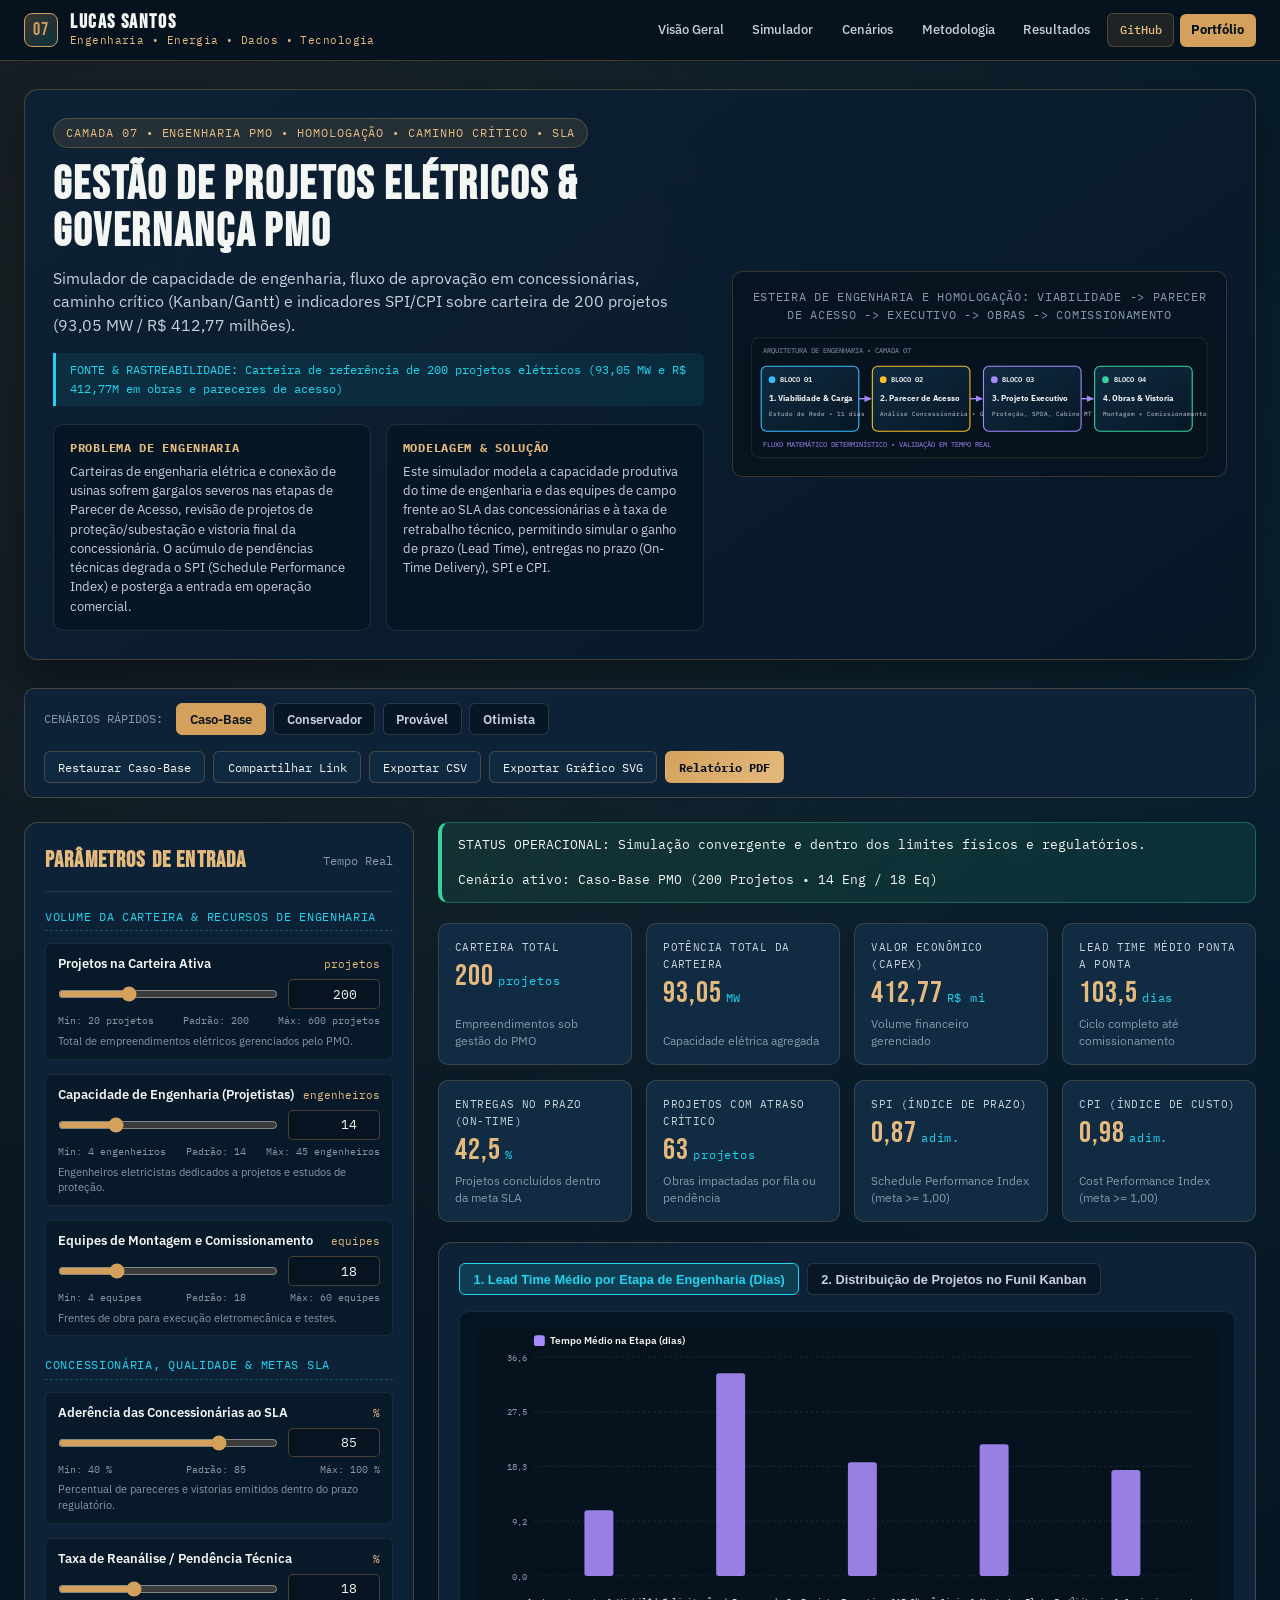
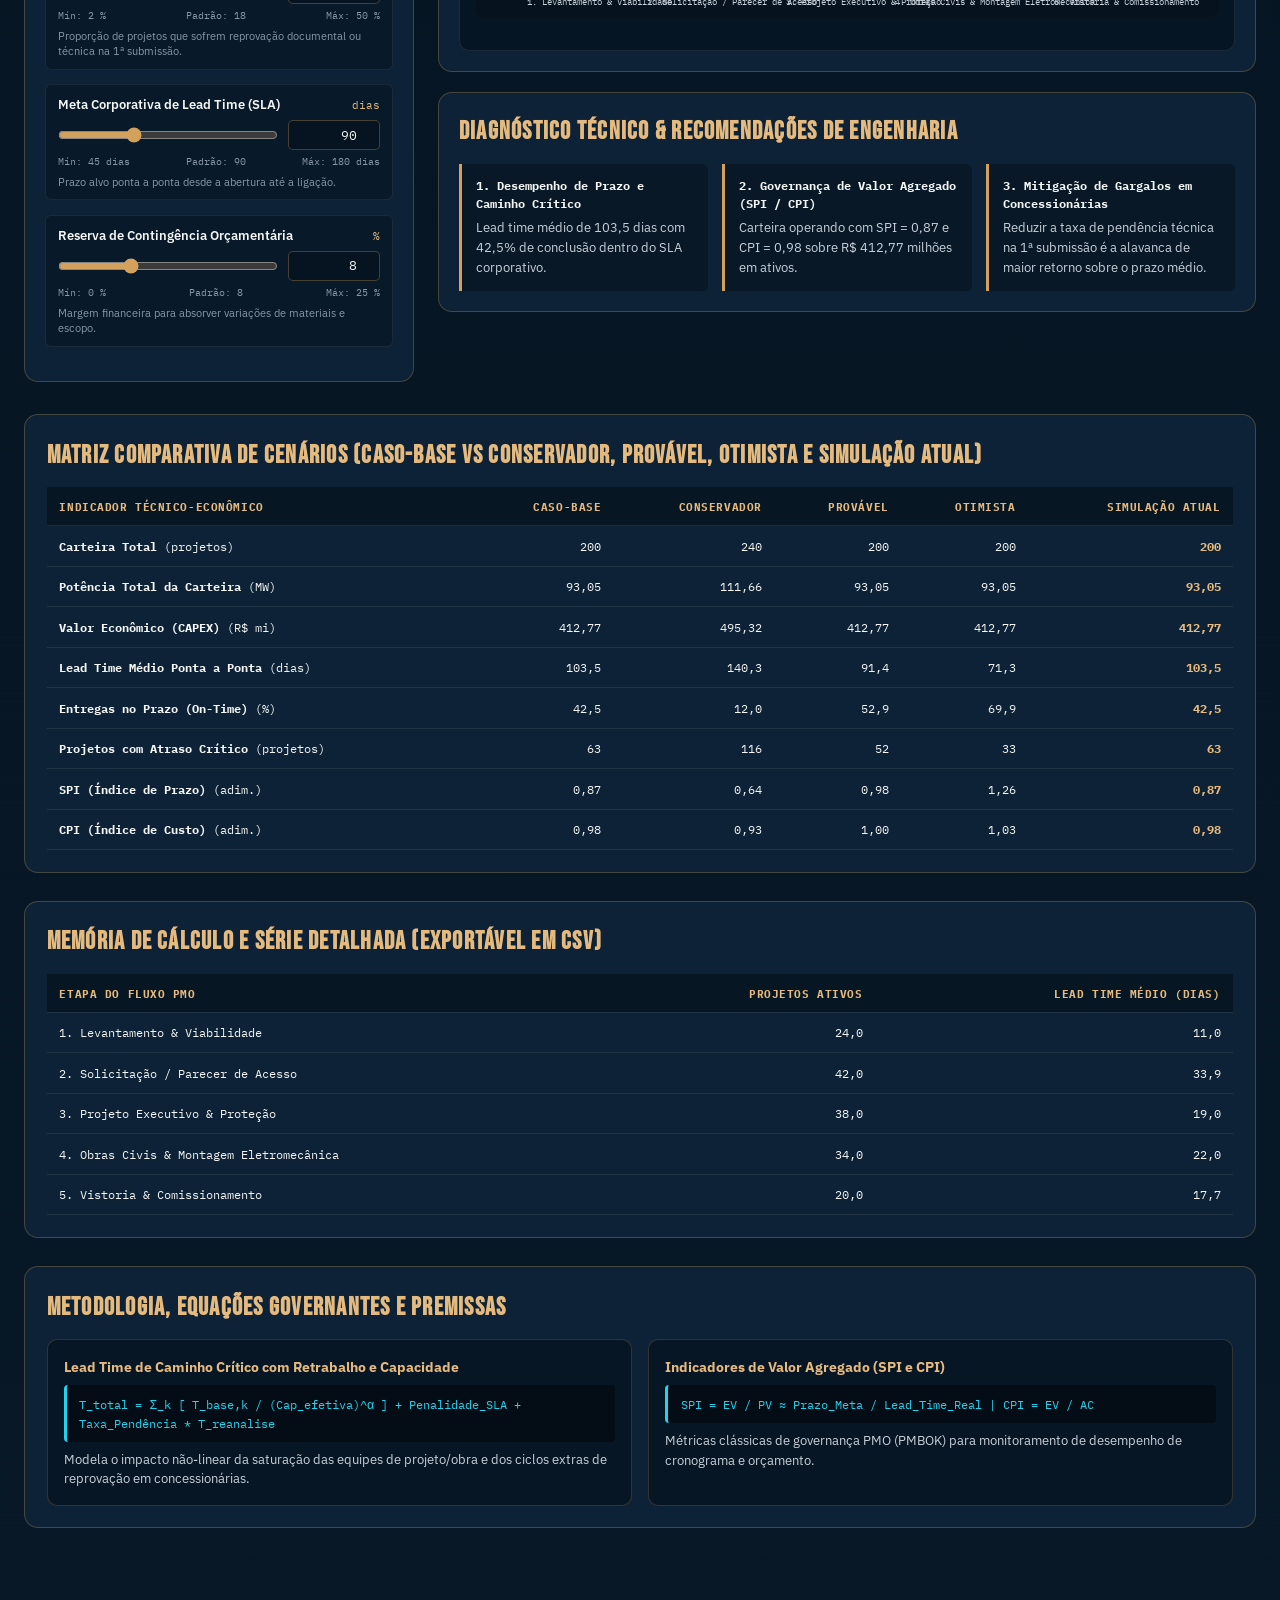
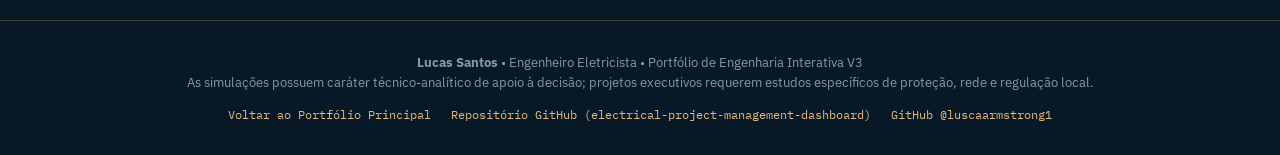
<file: docs/index.html>
<!DOCTYPE html>
<html lang="pt-BR">
<head>
  <meta charset="UTF-8" />
  <meta name="viewport" content="width=device-width, initial-scale=1.0" />
  <title>Gestão de Projetos Elétricos & Governança PMO | Lucas Santos Engenharia Interativa V3</title>
  <meta name="description" content="Simulador de capacidade de engenharia, fluxo de aprovação em concessionárias, caminho crítico (Kanban/Gantt) e indicadores SPI/CPI sobre carteira de 200 projetos (93,05 MW / R$ 412,77 milhões)." />
  <link rel="stylesheet" href="./simulator.css" />
</head>
<body>
  <header class="v3-topbar">
    <div class="v3-topbar-inner">
      <a class="v3-brand" href="https://lucassantos.eng.br/#arquitetura">
        <span class="v3-brand-badge">07</span>
        <span class="v3-brand-text">
          <strong>LUCAS SANTOS</strong>
          <span>Engenharia • Energia • Dados • Tecnologia</span>
        </span>
      </a>
      <nav class="v3-nav" aria-label="Navegação Principal">
        <a href="#visao-geral">Visão Geral</a>
        <a href="#simulador">Simulador</a>
        <a href="#cenarios">Cenários</a>
        <a href="#metodologia">Metodologia</a>
        <a href="#resultados">Resultados</a>
        <a class="v3-nav-cta" href="https://github.com/luscaarmstrong1/electrical-project-management-dashboard" target="_blank" rel="noopener noreferrer">GitHub</a>
        <a class="v3-nav-portfolio" href="https://lucassantos.eng.br/#arquitetura">Portfólio</a>
      </nav>
    </div>
  </header>

  <main class="v3-container">
    <!-- VISÃO GERAL / HERO -->
    <section id="visao-geral" class="v3-hero">
      <div class="v3-hero-grid">
        <div>
          <div class="v3-eyebrow">CAMADA 07 • Engenharia PMO • Homologação • Caminho Crítico • SLA</div>
          <h1>Gestão de Projetos Elétricos & Governança PMO</h1>
          <p class="v3-hero-sub">Simulador de capacidade de engenharia, fluxo de aprovação em concessionárias, caminho crítico (Kanban/Gantt) e indicadores SPI/CPI sobre carteira de 200 projetos (93,05 MW / R$ 412,77 milhões).</p>
          <div class="v3-data-origin">
            <span>FONTE & RASTREABILIDADE: Carteira de referência de 200 projetos elétricos (93,05 MW e R$ 412,77M em obras e pareceres de acesso)</span>
          </div>
          <div class="v3-problem-grid">
            <div class="v3-prob-card">
              <h3>Problema de Engenharia</h3>
              <p>Carteiras de engenharia elétrica e conexão de usinas sofrem gargalos severos nas etapas de Parecer de Acesso, revisão de projetos de proteção/subestação e vistoria final da concessionária. O acúmulo de pendências técnicas degrada o SPI (Schedule Performance Index) e posterga a entrada em operação comercial.</p>
            </div>
            <div class="v3-prob-card">
              <h3>Modelagem & Solução</h3>
              <p>Este simulador modela a capacidade produtiva do time de engenharia e das equipes de campo frente ao SLA das concessionárias e à taxa de retrabalho técnico, permitindo simular o ganho de prazo (Lead Time), entregas no prazo (On-Time Delivery), SPI e CPI.</p>
            </div>
          </div>
        </div>
        <div class="v3-schematic-box">
          <div class="v3-schematic-title">Esteira de Engenharia e Homologação: Viabilidade -> Parecer de Acesso -> Executivo -> Obras -> Comissionamento</div>
          <svg class="v3-schematic-svg" viewBox="0 0 680 185" xmlns="http://www.w3.org/2000/svg" role="img" aria-label="Esteira de Engenharia e Homologação: Viabilidade -> Parecer de Acesso -> Executivo -> Obras -> Comissionamento">
    <defs>
      <linearGradient id="v3GradBox" x1="0" y1="0" x2="1" y2="1">
        <stop offset="0%" stop-color="#102B42" />
        <stop offset="100%" stop-color="#071827" />
      </linearGradient>
      <marker id="v3Arrow" viewBox="0 0 10 10" refX="8" refY="5" markerWidth="6" markerHeight="6" orient="auto-start-reverse">
        <path d="M 0 1 L 9 5 L 0 9 z" fill="#A78BFA" />
      </marker>
    </defs>
    <rect x="4" y="4" width="672" height="177" rx="10" fill="#06131F" stroke="rgba(211,161,92,0.22)" />
    <text x="20" y="26" fill="#8898A9" font-family="IBM Plex Mono, monospace" font-size="10">ARQUITETURA DE ENGENHARIA • CAMADA 07</text>
    
        <g>
          <rect x="18" y="46" width="144" height="96" rx="8" fill="url(#v3GradBox)" stroke="#38BDF8" stroke-width="1.6" />
          <circle cx="34" cy="66" r="5" fill="#38BDF8" />
          <text x="46" y="70" fill="#F4F6F3" font-family="IBM Plex Mono, monospace" font-size="10" font-weight="600">BLOCO 01</text>
          <text x="30" y="98" fill="#F4F6F3" font-family="IBM Plex Sans, sans-serif" font-size="11.5" font-weight="700">1. Viabilidade & Carga</text>
          <text x="30" y="120" fill="#C8D1DA" font-family="IBM Plex Mono, monospace" font-size="9.5">Estudo de Rede • 11 dias</text>
          <line x1="162" y1="94" x2="180" y2="94" stroke="#A78BFA" stroke-width="2" marker-end="url(#v3Arrow)" />
        </g>
      
        <g>
          <rect x="182" y="46" width="144" height="96" rx="8" fill="url(#v3GradBox)" stroke="#FBBF24" stroke-width="1.6" />
          <circle cx="198" cy="66" r="5" fill="#FBBF24" />
          <text x="210" y="70" fill="#F4F6F3" font-family="IBM Plex Mono, monospace" font-size="10" font-weight="600">BLOCO 02</text>
          <text x="194" y="98" fill="#F4F6F3" font-family="IBM Plex Sans, sans-serif" font-size="11.5" font-weight="700">2. Parecer de Acesso</text>
          <text x="194" y="120" fill="#C8D1DA" font-family="IBM Plex Mono, monospace" font-size="9.5">Análise Concessionária • Gargalo</text>
          <line x1="326" y1="94" x2="344" y2="94" stroke="#A78BFA" stroke-width="2" marker-end="url(#v3Arrow)" />
        </g>
      
        <g>
          <rect x="346" y="46" width="144" height="96" rx="8" fill="url(#v3GradBox)" stroke="#A78BFA" stroke-width="1.6" />
          <circle cx="362" cy="66" r="5" fill="#A78BFA" />
          <text x="374" y="70" fill="#F4F6F3" font-family="IBM Plex Mono, monospace" font-size="10" font-weight="600">BLOCO 03</text>
          <text x="358" y="98" fill="#F4F6F3" font-family="IBM Plex Sans, sans-serif" font-size="11.5" font-weight="700">3. Projeto Executivo</text>
          <text x="358" y="120" fill="#C8D1DA" font-family="IBM Plex Mono, monospace" font-size="9.5">Proteção, SPDA, Cabine MT</text>
          <line x1="490" y1="94" x2="508" y2="94" stroke="#A78BFA" stroke-width="2" marker-end="url(#v3Arrow)" />
        </g>
      
        <g>
          <rect x="510" y="46" width="144" height="96" rx="8" fill="url(#v3GradBox)" stroke="#36D399" stroke-width="1.6" />
          <circle cx="526" cy="66" r="5" fill="#36D399" />
          <text x="538" y="70" fill="#F4F6F3" font-family="IBM Plex Mono, monospace" font-size="10" font-weight="600">BLOCO 04</text>
          <text x="522" y="98" fill="#F4F6F3" font-family="IBM Plex Sans, sans-serif" font-size="11.5" font-weight="700">4. Obras & Vistoria</text>
          <text x="522" y="120" fill="#C8D1DA" font-family="IBM Plex Mono, monospace" font-size="9.5">Montagem + Comissionamento</text>
          
        </g>
      
    <text x="20" y="166" fill="#A78BFA" font-family="IBM Plex Mono, monospace" font-size="10">FLUXO MATEMÁTICO DETERMINÍSTICO • VALIDAÇÃO EM TEMPO REAL</text>
  </svg>
        </div>
      </div>
    </section>

    <!-- BARRA DE CENÁRIOS E EXPORTAÇÃO -->
    <section id="simulador" class="v3-action-bar" aria-label="Cenários e Exportação">
      <div class="v3-scenario-pills">
        <span class="v3-scenario-label">Cenários Rápidos:</span>
        <button type="button" class="v3-pill-btn active" data-scenario="base">Caso-Base</button>
        <button type="button" class="v3-pill-btn" data-scenario="conservador">Conservador</button>
        <button type="button" class="v3-pill-btn" data-scenario="provavel">Provável</button>
        <button type="button" class="v3-pill-btn" data-scenario="otimista">Otimista</button>
      </div>
      <div class="v3-toolbar-actions">
        <button type="button" id="btn-reset-base" class="v3-action-btn">Restaurar Caso-Base</button>
        <button type="button" id="btn-share-url" class="v3-action-btn">Compartilhar Link</button>
        <button type="button" id="btn-export-csv" class="v3-action-btn">Exportar CSV</button>
        <button type="button" id="btn-export-svg" class="v3-action-btn">Exportar Gráfico SVG</button>
        <button type="button" id="btn-export-pdf" class="v3-action-btn primary">Relatório PDF</button>
      </div>
    </section>

    <!-- WORKSPACE INTERATIVO -->
    <div class="v3-workspace">
      <aside class="v3-params-panel" aria-label="Parâmetros de Simulação">
        <div class="v3-panel-header">
          <h2>Parâmetros de Entrada</h2>
          <span style="font-family:var(--font-mono);font-size:0.72rem;color:var(--text-muted);">Tempo Real</span>
        </div>
        
    <div class="v3-param-group">
      <div class="v3-group-title">Volume da Carteira & Recursos de Engenharia</div>
      
          <div class="v3-param-item">
            <div class="v3-param-top">
              <label class="v3-param-label" for="input-totalProjetos">Projetos na Carteira Ativa</label>
              <span class="v3-param-unit">projetos</span>
            </div>
            <div class="v3-param-controls">
              <input id="range-totalProjetos" class="v3-range" type="range" min="20" max="600" step="10" value="200" aria-label="Projetos na Carteira Ativa" />
              <input id="input-totalProjetos" class="v3-num-input" type="number" min="20" max="600" step="10" value="200" aria-label="Projetos na Carteira Ativa valor numérico" />
            </div>
            <div class="v3-param-meta">
              <span>Mín: 20 projetos</span>
              <span>Padrão: 200</span>
              <span>Máx: 600 projetos</span>
            </div>
            <div class="v3-param-tip">Total de empreendimentos elétricos gerenciados pelo PMO.</div>
          </div>
        
          <div class="v3-param-item">
            <div class="v3-param-top">
              <label class="v3-param-label" for="input-engEquipe">Capacidade de Engenharia (Projetistas)</label>
              <span class="v3-param-unit">engenheiros</span>
            </div>
            <div class="v3-param-controls">
              <input id="range-engEquipe" class="v3-range" type="range" min="4" max="45" step="1" value="14" aria-label="Capacidade de Engenharia (Projetistas)" />
              <input id="input-engEquipe" class="v3-num-input" type="number" min="4" max="45" step="1" value="14" aria-label="Capacidade de Engenharia (Projetistas) valor numérico" />
            </div>
            <div class="v3-param-meta">
              <span>Mín: 4 engenheiros</span>
              <span>Padrão: 14</span>
              <span>Máx: 45 engenheiros</span>
            </div>
            <div class="v3-param-tip">Engenheiros eletricistas dedicados a projetos e estudos de proteção.</div>
          </div>
        
          <div class="v3-param-item">
            <div class="v3-param-top">
              <label class="v3-param-label" for="input-equipesCampo">Equipes de Montagem e Comissionamento</label>
              <span class="v3-param-unit">equipes</span>
            </div>
            <div class="v3-param-controls">
              <input id="range-equipesCampo" class="v3-range" type="range" min="4" max="60" step="1" value="18" aria-label="Equipes de Montagem e Comissionamento" />
              <input id="input-equipesCampo" class="v3-num-input" type="number" min="4" max="60" step="1" value="18" aria-label="Equipes de Montagem e Comissionamento valor numérico" />
            </div>
            <div class="v3-param-meta">
              <span>Mín: 4 equipes</span>
              <span>Padrão: 18</span>
              <span>Máx: 60 equipes</span>
            </div>
            <div class="v3-param-tip">Frentes de obra para execução eletromecânica e testes.</div>
          </div>
        
    </div>
  
    <div class="v3-param-group">
      <div class="v3-group-title">Concessionária, Qualidade & Metas SLA</div>
      
          <div class="v3-param-item">
            <div class="v3-param-top">
              <label class="v3-param-label" for="input-slaConcessionariaPct">Aderência das Concessionárias ao SLA</label>
              <span class="v3-param-unit">%</span>
            </div>
            <div class="v3-param-controls">
              <input id="range-slaConcessionariaPct" class="v3-range" type="range" min="40" max="100" step="1" value="85" aria-label="Aderência das Concessionárias ao SLA" />
              <input id="input-slaConcessionariaPct" class="v3-num-input" type="number" min="40" max="100" step="1" value="85" aria-label="Aderência das Concessionárias ao SLA valor numérico" />
            </div>
            <div class="v3-param-meta">
              <span>Mín: 40 %</span>
              <span>Padrão: 85</span>
              <span>Máx: 100 %</span>
            </div>
            <div class="v3-param-tip">Percentual de pareceres e vistorias emitidos dentro do prazo regulatório.</div>
          </div>
        
          <div class="v3-param-item">
            <div class="v3-param-top">
              <label class="v3-param-label" for="input-taxaPendenciaPct">Taxa de Reanálise / Pendência Técnica</label>
              <span class="v3-param-unit">%</span>
            </div>
            <div class="v3-param-controls">
              <input id="range-taxaPendenciaPct" class="v3-range" type="range" min="2" max="50" step="1" value="18" aria-label="Taxa de Reanálise / Pendência Técnica" />
              <input id="input-taxaPendenciaPct" class="v3-num-input" type="number" min="2" max="50" step="1" value="18" aria-label="Taxa de Reanálise / Pendência Técnica valor numérico" />
            </div>
            <div class="v3-param-meta">
              <span>Mín: 2 %</span>
              <span>Padrão: 18</span>
              <span>Máx: 50 %</span>
            </div>
            <div class="v3-param-tip">Proporção de projetos que sofrem reprovação documental ou técnica na 1ª submissão.</div>
          </div>
        
          <div class="v3-param-item">
            <div class="v3-param-top">
              <label class="v3-param-label" for="input-metaPrazoDias">Meta Corporativa de Lead Time (SLA)</label>
              <span class="v3-param-unit">dias</span>
            </div>
            <div class="v3-param-controls">
              <input id="range-metaPrazoDias" class="v3-range" type="range" min="45" max="180" step="5" value="90" aria-label="Meta Corporativa de Lead Time (SLA)" />
              <input id="input-metaPrazoDias" class="v3-num-input" type="number" min="45" max="180" step="5" value="90" aria-label="Meta Corporativa de Lead Time (SLA) valor numérico" />
            </div>
            <div class="v3-param-meta">
              <span>Mín: 45 dias</span>
              <span>Padrão: 90</span>
              <span>Máx: 180 dias</span>
            </div>
            <div class="v3-param-tip">Prazo alvo ponta a ponta desde a abertura até a ligação.</div>
          </div>
        
          <div class="v3-param-item">
            <div class="v3-param-top">
              <label class="v3-param-label" for="input-contingenciaPct">Reserva de Contingência Orçamentária</label>
              <span class="v3-param-unit">%</span>
            </div>
            <div class="v3-param-controls">
              <input id="range-contingenciaPct" class="v3-range" type="range" min="0" max="25" step="0.5" value="8" aria-label="Reserva de Contingência Orçamentária" />
              <input id="input-contingenciaPct" class="v3-num-input" type="number" min="0" max="25" step="0.5" value="8" aria-label="Reserva de Contingência Orçamentária valor numérico" />
            </div>
            <div class="v3-param-meta">
              <span>Mín: 0 %</span>
              <span>Padrão: 8</span>
              <span>Máx: 25 %</span>
            </div>
            <div class="v3-param-tip">Margem financeira para absorver variações de materiais e escopo.</div>
          </div>
        
    </div>
  
      </aside>

      <div class="v3-results-col">
        
        <div id="v3-status-banner" class="v3-status-banner" role="status"></div>
        <div id="v3-kpi-grid" class="v3-kpi-grid"></div>

        <div class="v3-chart-panel">
          <div class="v3-chart-header">
            <div class="v3-chart-tabs" role="tablist">
              <button type="button" class="v3-tab-btn active" data-tab="stages">1. Lead Time Médio por Etapa de Engenharia (Dias)</button><button type="button" class="v3-tab-btn " data-tab="volume">2. Distribuição de Projetos no Funil Kanban</button>
            </div>
          </div>
          <div id="v3-chart-canvas" class="v3-chart-canvas"></div>
        </div>

        <div class="v3-insights-panel">
          <h2 class="v3-section-title">Diagnóstico Técnico & Recomendações de Engenharia</h2>
          <div id="v3-insights-list" class="v3-insights-list"></div>
        </div>
      </div>
    </div>

    <!-- COMPARADOR MULTICENÁRIO -->
    <section id="cenarios" class="v3-table-section">
      <h2 class="v3-section-title">Matriz Comparativa de Cenários (Caso-Base vs Conservador, Provável, Otimista e Simulação Atual)</h2>
      <div class="v3-table-wrap">
        <table class="v3-table">
          <thead>
            <tr>
              <th>Indicador Técnico-Econômico</th>
              <th>Caso-Base</th>
              <th>Conservador</th>
              <th>Provável</th>
              <th>Otimista</th>
              <th>Simulação Atual</th>
            </tr>
          </thead>
          <tbody id="v3-scenario-tbody"></tbody>
        </table>
      </div>
    </section>

    <!-- SÉRIE CALCULADA / RESULTADOS -->
    <section id="resultados" class="v3-table-section">
      <h2 class="v3-section-title">Memória de Cálculo e Série Detalhada (Exportável em CSV)</h2>
      <div class="v3-table-wrap">
        <table class="v3-table">
          <thead id="v3-data-thead"></thead>
          <tbody id="v3-data-tbody"></tbody>
        </table>
      </div>
    </section>

    <!-- METODOLOGIA E EQUAÇÕES -->
    <section id="metodologia" class="v3-table-section">
      <h2 class="v3-section-title">Metodologia, Equações Governantes e Premissas</h2>
      <div class="v3-eq-grid">
        
          <div class="v3-eq-card">
            <h3>Lead Time de Caminho Crítico com Retrabalho e Capacidade</h3>
            <div class="v3-eq-formula">T_total = Σ_k [ T_base,k / (Cap_efetiva)^α ] + Penalidade_SLA + Taxa_Pendência * T_reanalise</div>
            <p>Modela o impacto não-linear da saturação das equipes de projeto/obra e dos ciclos extras de reprovação em concessionárias.</p>
          </div>
        
          <div class="v3-eq-card">
            <h3>Indicadores de Valor Agregado (SPI e CPI)</h3>
            <div class="v3-eq-formula">SPI = EV / PV ≈ Prazo_Meta / Lead_Time_Real   |   CPI = EV / AC</div>
            <p>Métricas clássicas de governança PMO (PMBOK) para monitoramento de desempenho de cronograma e orçamento.</p>
          </div>
        
      </div>
    </section>
  </main>

  <footer class="v3-footer">
    <div><strong>Lucas Santos</strong> • Engenheiro Eletricista • Portfólio de Engenharia Interativa V3</div>
    <div>As simulações possuem caráter técnico-analítico de apoio à decisão; projetos executivos requerem estudos específicos de proteção, rede e regulação local.</div>
    <div class="v3-footer-links">
      <a href="https://lucassantos.eng.br/#arquitetura">Voltar ao Portfólio Principal</a>
      <a href="https://github.com/luscaarmstrong1/electrical-project-management-dashboard" target="_blank" rel="noopener noreferrer">Repositório GitHub (electrical-project-management-dashboard)</a>
      <a href="https://github.com/luscaarmstrong1" target="_blank" rel="noopener noreferrer">GitHub @luscaarmstrong1</a>
    </div>
  </footer>

  <script src="./simulator.js"></script>
</body>
</html>
</file>
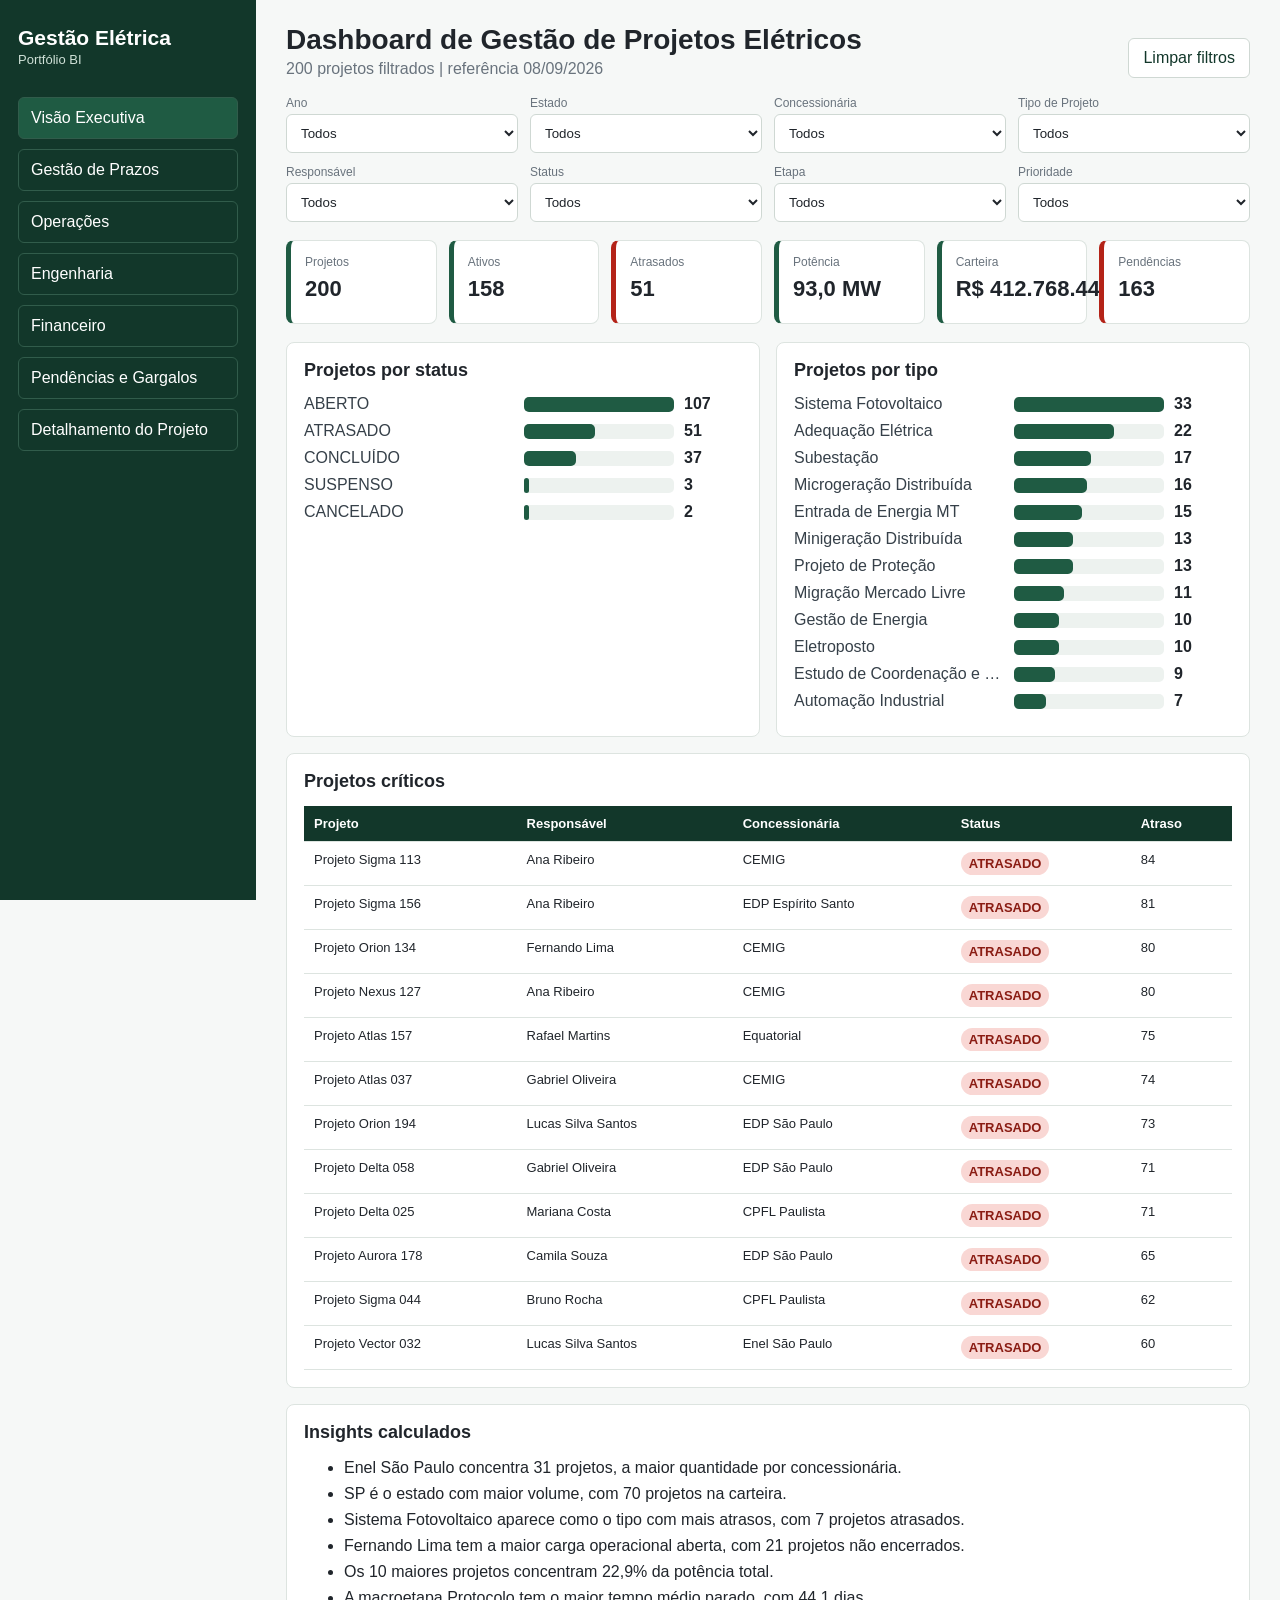
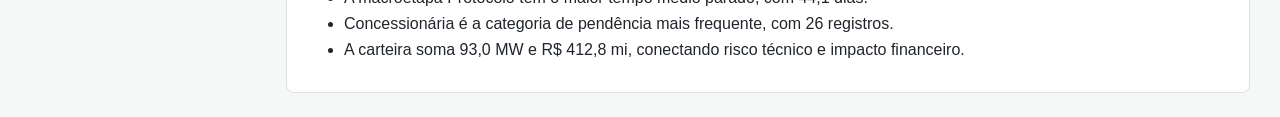
<file: web/index.html>
<!doctype html><html lang="pt-BR"><head><meta charset="utf-8" /><meta name="viewport" content="width=device-width, initial-scale=1" /><title>Dashboard de Gestão de Projetos Elétricos</title><link rel="stylesheet" href="styles.css" /></head><body><aside class="sidebar"><div class="brand"><strong>Gestão Elétrica</strong><span>Portfólio BI</span></div><nav><button class="active" data-page="executiva">Visão Executiva</button><button data-page="prazos">Gestão de Prazos</button><button data-page="operacoes">Operações</button><button data-page="engenharia">Engenharia</button><button data-page="financeiro">Financeiro</button><button data-page="pendencias">Pendências e Gargalos</button><button data-page="detalhe">Detalhamento do Projeto</button></nav></aside><main><header class="topbar"><div><h1>Dashboard de Gestão de Projetos Elétricos</h1><p id="contexto"></p></div><button id="limpar">Limpar filtros</button></header><section class="filters" id="filters"></section><section class="cards" id="cards"></section><section id="page" class="page"></section></main><script src="portfolio_summary.js"></script><script src="app.js"></script></body></html>
</file>
<file: docs/simulator.css>
/* ==========================================================================
   LUCAS SANTOS • ENGENHARIA INTERATIVA V3 DESIGN SYSTEM
   Dark Technical Navy (#06131F / #071827) + Copper Gold (#D3A15C) + Cyan (#22D3EE)
   Responsive across 320px, 390px, 768px, 1024px, 1440px+ • Print/PDF Ready
   ========================================================================== */
@import url('https://fonts.googleapis.com/css2?family=Bebas+Neue&family=IBM+Plex+Mono:wght@400;500;600&family=IBM+Plex+Sans:wght@400;500;600;700&display=swap');

:root {
  --bg-deep: #06131F;
  --bg-navy: #071827;
  --bg-panel: #0D2236;
  --bg-card: #102B42;
  --bg-card-elevated: rgba(16, 43, 66, 0.86);
  --bg-input: rgba(6, 19, 31, 0.85);
  --gold-primary: #D3A15C;
  --gold-soft: #E5BA7E;
  --gold-border: rgba(211, 161, 92, 0.28);
  --text-primary: #F4F6F3;
  --text-secondary: #C8D1DA;
  --text-muted: #8898A9;
  --success: #36D399;
  --warning: #FBBF24;
  --danger: #F87171;
  --info: #38BDF8;
  --violet: #A78BFA;
  --cyan: #22D3EE;
  --font-display: 'Bebas Neue', sans-serif;
  --font-sans: 'IBM Plex Sans', -apple-system, BlinkMacSystemFont, sans-serif;
  --font-mono: 'IBM Plex Mono', monospace;
  --radius-lg: 14px;
  --radius-md: 10px;
  --radius-sm: 6px;
}

*, *::before, *::after {
  box-sizing: border-box;
  margin: 0;
  padding: 0;
}

html {
  scroll-behavior: smooth;
  background: var(--bg-deep);
  color: var(--text-primary);
  font-family: var(--font-sans);
  line-height: 1.5;
  overflow-x: hidden;
}

body {
  background:
    radial-gradient(circle at 12% 8%, rgba(211, 161, 92, 0.10), transparent 35%),
    radial-gradient(circle at 88% 15%, rgba(34, 211, 238, 0.08), transparent 35%),
    linear-gradient(180deg, var(--bg-deep) 0%, var(--bg-navy) 100%);
  min-height: 100vh;
  overflow-x: hidden;
}

/* TOPBAR */
.v3-topbar {
  position: sticky;
  top: 0;
  z-index: 100;
  background: rgba(6, 19, 31, 0.92);
  backdrop-filter: blur(14px);
  border-bottom: 1px solid var(--gold-border);
}

.v3-topbar-inner {
  max-width: 1440px;
  margin: 0 auto;
  padding: 0.75rem 1.5rem;
  display: flex;
  align-items: center;
  justify-content: space-between;
  gap: 1rem;
  flex-wrap: wrap;
}

.v3-brand {
  display: flex;
  align-items: center;
  gap: 0.75rem;
  text-decoration: none;
  color: var(--text-primary);
}

.v3-brand-badge {
  width: 34px;
  height: 34px;
  border-radius: 8px;
  background: linear-gradient(135deg, rgba(211, 161, 92, 0.25), rgba(34, 211, 238, 0.15));
  border: 1px solid var(--gold-primary);
  display: flex;
  align-items: center;
  justify-content: center;
  font-family: var(--font-display);
  font-size: 1.15rem;
  letter-spacing: 0.06em;
  color: var(--gold-primary);
}

.v3-brand-text strong {
  display: block;
  font-family: var(--font-display);
  font-size: 1.25rem;
  letter-spacing: 0.08em;
  line-height: 1;
  color: var(--text-primary);
}

.v3-brand-text span {
  display: block;
  font-family: var(--font-mono);
  font-size: 0.68rem;
  color: var(--gold-soft);
  letter-spacing: 0.04em;
}

.v3-nav {
  display: flex;
  align-items: center;
  gap: 0.35rem;
  flex-wrap: wrap;
}

.v3-nav a {
  text-decoration: none;
  color: var(--text-secondary);
  font-size: 0.82rem;
  font-weight: 500;
  padding: 0.42rem 0.72rem;
  border-radius: var(--radius-sm);
  transition: all 0.18s ease;
}

.v3-nav a:hover {
  color: var(--gold-soft);
  background: rgba(211, 161, 92, 0.10);
}

.v3-nav a.v3-nav-cta {
  border: 1px solid var(--gold-border);
  background: rgba(211, 161, 92, 0.12);
  color: var(--gold-soft);
  font-family: var(--font-mono);
  font-size: 0.76rem;
}

.v3-nav a.v3-nav-portfolio {
  background: var(--gold-primary);
  color: #06131F;
  font-weight: 700;
}

.v3-nav a.v3-nav-portfolio:hover {
  background: var(--gold-soft);
  color: #06131F;
}

/* CONTAINER */
.v3-container {
  max-width: 1440px;
  margin: 0 auto;
  padding: 1.75rem 1.5rem 4rem;
}

/* HERO SECTION */
.v3-hero {
  background: linear-gradient(145deg, rgba(13, 34, 54, 0.94), rgba(7, 24, 39, 0.96));
  border: 1px solid var(--gold-border);
  border-radius: var(--radius-lg);
  padding: 1.75rem;
  margin-bottom: 1.75rem;
  box-shadow: 0 20px 45px rgba(0, 0, 0, 0.38);
}

.v3-hero-grid {
  display: grid;
  grid-template-columns: 1.25fr 0.95fr;
  gap: 1.75rem;
  align-items: center;
}

.v3-eyebrow {
  display: inline-flex;
  align-items: center;
  gap: 0.5rem;
  font-family: var(--font-mono);
  font-size: 0.75rem;
  text-transform: uppercase;
  letter-spacing: 0.08em;
  color: var(--gold-soft);
  background: rgba(211, 161, 92, 0.12);
  border: 1px solid var(--gold-border);
  padding: 0.3rem 0.75rem;
  border-radius: 999px;
  margin-bottom: 0.85rem;
}

.v3-hero h1 {
  font-family: var(--font-display);
  font-size: clamp(2.1rem, 3.6vw, 3.25rem);
  letter-spacing: 0.04em;
  line-height: 1.03;
  color: var(--text-primary);
  margin-bottom: 0.65rem;
}

.v3-hero-sub {
  font-size: 0.98rem;
  color: var(--text-secondary);
  margin-bottom: 1rem;
  max-width: 68ch;
}

.v3-data-origin {
  display: flex;
  align-items: center;
  gap: 0.55rem;
  font-family: var(--font-mono);
  font-size: 0.76rem;
  color: var(--cyan);
  background: rgba(34, 211, 238, 0.08);
  border-left: 3px solid var(--cyan);
  padding: 0.5rem 0.85rem;
  border-radius: 0 var(--radius-sm) var(--radius-sm) 0;
  margin-bottom: 1.15rem;
}

.v3-problem-grid {
  display: grid;
  grid-template-columns: 1fr 1fr;
  gap: 0.9rem;
}

.v3-prob-card {
  background: rgba(6, 19, 31, 0.65);
  border: 1px solid rgba(200, 209, 218, 0.12);
  border-radius: var(--radius-md);
  padding: 0.85rem 1rem;
}

.v3-prob-card h3 {
  font-family: var(--font-mono);
  font-size: 0.73rem;
  text-transform: uppercase;
  letter-spacing: 0.06em;
  color: var(--gold-soft);
  margin-bottom: 0.35rem;
}

.v3-prob-card p {
  font-size: 0.83rem;
  color: var(--text-secondary);
  line-height: 1.45;
}

/* SCHEMATIC BOX */
.v3-schematic-box {
  background: rgba(6, 19, 31, 0.85);
  border: 1px solid rgba(211, 161, 92, 0.24);
  border-radius: var(--radius-md);
  padding: 1rem;
}

.v3-schematic-title {
  font-family: var(--font-mono);
  font-size: 0.72rem;
  text-transform: uppercase;
  letter-spacing: 0.06em;
  color: var(--text-muted);
  margin-bottom: 0.75rem;
  text-align: center;
}

.v3-schematic-svg {
  width: 100%;
  height: auto;
  display: block;
}

/* ACTION BAR */
.v3-action-bar {
  background: var(--bg-panel);
  border: 1px solid var(--gold-border);
  border-radius: var(--radius-md);
  padding: 0.9rem 1.2rem;
  margin-bottom: 1.5rem;
  display: flex;
  align-items: center;
  justify-content: space-between;
  gap: 1rem;
  flex-wrap: wrap;
}

.v3-scenario-pills {
  display: flex;
  align-items: center;
  gap: 0.45rem;
  flex-wrap: wrap;
}

.v3-scenario-label {
  font-family: var(--font-mono);
  font-size: 0.75rem;
  color: var(--text-muted);
  text-transform: uppercase;
  margin-right: 0.35rem;
}

.v3-pill-btn {
  background: rgba(6, 19, 31, 0.75);
  color: var(--text-secondary);
  border: 1px solid rgba(200, 209, 218, 0.18);
  padding: 0.42rem 0.8rem;
  border-radius: var(--radius-sm);
  font-family: var(--font-sans);
  font-size: 0.8rem;
  font-weight: 600;
  cursor: pointer;
  transition: all 0.16s ease;
}

.v3-pill-btn:hover {
  border-color: var(--gold-primary);
  color: var(--text-primary);
}

.v3-pill-btn.active {
  background: var(--gold-primary);
  color: #06131F;
  border-color: var(--gold-primary);
}

.v3-toolbar-actions {
  display: flex;
  align-items: center;
  gap: 0.5rem;
  flex-wrap: wrap;
}

.v3-action-btn {
  background: rgba(16, 43, 66, 0.9);
  color: var(--text-primary);
  border: 1px solid var(--gold-border);
  padding: 0.45rem 0.82rem;
  border-radius: var(--radius-sm);
  font-family: var(--font-mono);
  font-size: 0.75rem;
  cursor: pointer;
  transition: all 0.16s ease;
}

.v3-action-btn:hover {
  background: rgba(211, 161, 92, 0.18);
  border-color: var(--gold-primary);
}

.v3-action-btn.primary {
  background: linear-gradient(135deg, var(--gold-primary), var(--gold-soft));
  color: #06131F;
  font-weight: 700;
  border-color: transparent;
}

/* MAIN WORKSPACE GRID */
.v3-workspace {
  display: grid;
  grid-template-columns: 390px 1fr;
  gap: 1.5rem;
  align-items: start;
  margin-bottom: 2rem;
}

/* PARAMETER PANEL */
.v3-params-panel {
  background: var(--bg-panel);
  border: 1px solid var(--gold-border);
  border-radius: var(--radius-lg);
  padding: 1.25rem;
}

.v3-panel-header {
  display: flex;
  align-items: center;
  justify-content: space-between;
  padding-bottom: 0.8rem;
  margin-bottom: 1rem;
  border-bottom: 1px solid rgba(200, 209, 218, 0.12);
}

.v3-panel-header h2 {
  font-family: var(--font-display);
  font-size: 1.45rem;
  letter-spacing: 0.05em;
  color: var(--gold-soft);
}

.v3-param-group {
  margin-bottom: 1.25rem;
}

.v3-param-group:last-child {
  margin-bottom: 0;
}

.v3-group-title {
  font-family: var(--font-mono);
  font-size: 0.73rem;
  text-transform: uppercase;
  letter-spacing: 0.06em;
  color: var(--cyan);
  margin-bottom: 0.75rem;
  padding-bottom: 0.3rem;
  border-bottom: 1px dashed rgba(34, 211, 238, 0.25);
}

.v3-param-item {
  margin-bottom: 0.9rem;
  background: rgba(6, 19, 31, 0.55);
  border: 1px solid rgba(200, 209, 218, 0.09);
  border-radius: var(--radius-sm);
  padding: 0.65rem 0.75rem;
}

.v3-param-top {
  display: flex;
  align-items: baseline;
  justify-content: space-between;
  gap: 0.5rem;
  margin-bottom: 0.35rem;
}

.v3-param-label {
  font-size: 0.81rem;
  font-weight: 600;
  color: var(--text-primary);
}

.v3-param-unit {
  font-family: var(--font-mono);
  font-size: 0.7rem;
  color: var(--gold-soft);
}

.v3-param-controls {
  display: grid;
  grid-template-columns: 1fr 92px;
  gap: 0.65rem;
  align-items: center;
}

.v3-range {
  width: 100%;
  accent-color: var(--gold-primary);
  cursor: pointer;
}

.v3-num-input, .v3-select-input {
  width: 100%;
  background: var(--bg-input);
  color: var(--text-primary);
  border: 1px solid rgba(211, 161, 92, 0.32);
  border-radius: 5px;
  padding: 0.32rem 0.45rem;
  font-family: var(--font-mono);
  font-size: 0.8rem;
  text-align: right;
  font-variant-numeric: tabular-nums;
}

.v3-select-input {
  text-align: left;
  padding: 0.42rem 0.55rem;
}

.v3-param-meta {
  display: flex;
  justify-content: space-between;
  font-family: var(--font-mono);
  font-size: 0.65rem;
  color: var(--text-muted);
  margin-top: 0.28rem;
}

.v3-param-tip {
  font-size: 0.71rem;
  color: var(--text-muted);
  margin-top: 0.25rem;
  line-height: 1.35;
}

/* RESULTS COLUMN */
.v3-results-col {
  display: flex;
  flex-direction: column;
  gap: 1.25rem;
  min-width: 0;
}

/* STATUS BANNER */
.v3-status-banner {
  background: rgba(54, 211, 153, 0.10);
  border: 1px solid rgba(54, 211, 153, 0.35);
  border-left: 4px solid var(--success);
  border-radius: var(--radius-md);
  padding: 0.75rem 1rem;
  display: flex;
  align-items: center;
  justify-content: space-between;
  gap: 1rem;
  flex-wrap: wrap;
  font-family: var(--font-mono);
  font-size: 0.8rem;
}

.v3-status-banner.warning {
  background: rgba(251, 191, 36, 0.10);
  border-color: rgba(251, 191, 36, 0.38);
  border-left-color: var(--warning);
}

.v3-status-banner.danger {
  background: rgba(248, 113, 113, 0.12);
  border-color: rgba(248, 113, 113, 0.42);
  border-left-color: var(--danger);
}

/* KPI GRID */
.v3-kpi-grid {
  display: grid;
  grid-template-columns: repeat(4, 1fr);
  gap: 0.9rem;
}

.v3-kpi-card {
  background: var(--bg-card);
  border: 1px solid rgba(211, 161, 92, 0.22);
  border-radius: var(--radius-md);
  padding: 0.95rem 1rem;
  display: flex;
  flex-direction: column;
  justify-content: space-between;
  min-width: 0;
}

.v3-kpi-label {
  font-family: var(--font-mono);
  font-size: 0.7rem;
  text-transform: uppercase;
  letter-spacing: 0.04em;
  color: var(--text-secondary);
  margin-bottom: 0.35rem;
}

.v3-kpi-val {
  font-family: var(--font-display);
  font-size: 1.85rem;
  letter-spacing: 0.03em;
  line-height: 1.05;
  color: var(--gold-soft);
  font-variant-numeric: tabular-nums;
  word-break: break-word;
}

.v3-kpi-unit {
  font-family: var(--font-mono);
  font-size: 0.76rem;
  color: var(--cyan);
  margin-left: 0.25rem;
}

.v3-kpi-sub {
  font-size: 0.72rem;
  color: var(--text-muted);
  margin-top: 0.35rem;
}

/* CHARTS PANEL */
.v3-chart-panel {
  background: var(--bg-panel);
  border: 1px solid var(--gold-border);
  border-radius: var(--radius-lg);
  padding: 1.25rem;
}

.v3-chart-header {
  display: flex;
  align-items: center;
  justify-content: space-between;
  gap: 0.75rem;
  flex-wrap: wrap;
  margin-bottom: 1rem;
}

.v3-chart-tabs {
  display: flex;
  gap: 0.45rem;
  flex-wrap: wrap;
}

.v3-tab-btn {
  background: rgba(6, 19, 31, 0.7);
  color: var(--text-secondary);
  border: 1px solid rgba(200, 209, 218, 0.16);
  padding: 0.45rem 0.85rem;
  border-radius: var(--radius-sm);
  font-size: 0.8rem;
  font-weight: 600;
  cursor: pointer;
}

.v3-tab-btn.active {
  background: rgba(34, 211, 238, 0.15);
  color: var(--cyan);
  border-color: var(--cyan);
}

.v3-chart-canvas {
  background: rgba(6, 19, 31, 0.78);
  border: 1px solid rgba(200, 209, 218, 0.10);
  border-radius: var(--radius-md);
  padding: 1rem;
  min-height: 340px;
  overflow: hidden;
}

.v3-chart-svg {
  width: 100%;
  height: auto;
  display: block;
}

/* INSIGHTS & DIAGNOSTICS */
.v3-insights-panel {
  background: var(--bg-panel);
  border: 1px solid var(--gold-border);
  border-radius: var(--radius-lg);
  padding: 1.25rem;
}

.v3-section-title {
  font-family: var(--font-display);
  font-size: 1.55rem;
  letter-spacing: 0.05em;
  color: var(--gold-soft);
  margin-bottom: 0.85rem;
}

.v3-insights-list {
  display: grid;
  grid-template-columns: repeat(3, 1fr);
  gap: 0.9rem;
}

.v3-insight-item {
  background: rgba(6, 19, 31, 0.65);
  border-left: 3px solid var(--gold-primary);
  border-radius: 0 var(--radius-sm) var(--radius-sm) 0;
  padding: 0.85rem;
  font-size: 0.83rem;
  color: var(--text-secondary);
}

.v3-insight-item strong {
  display: block;
  color: var(--text-primary);
  font-family: var(--font-mono);
  font-size: 0.75rem;
  margin-bottom: 0.3rem;
}

/* SCENARIO COMPARISON TABLE & DATA TABLE */
.v3-table-section {
  background: var(--bg-panel);
  border: 1px solid var(--gold-border);
  border-radius: var(--radius-lg);
  padding: 1.35rem;
  margin-bottom: 1.75rem;
}

.v3-table-wrap {
  width: 100%;
  overflow-x: auto;
  -webkit-overflow-scrolling: touch;
}

.v3-table {
  width: 100%;
  border-collapse: collapse;
  font-family: var(--font-mono);
  font-size: 0.78rem;
  font-variant-numeric: tabular-nums;
}

.v3-table th, .v3-table td {
  padding: 0.65rem 0.8rem;
  text-align: right;
  border-bottom: 1px solid rgba(200, 209, 218, 0.10);
  white-space: nowrap;
}

.v3-table th:first-child, .v3-table td:first-child {
  text-align: left;
}

.v3-table th {
  color: var(--gold-soft);
  background: rgba(6, 19, 31, 0.8);
  text-transform: uppercase;
  font-size: 0.71rem;
  letter-spacing: 0.05em;
}

.v3-table tr:hover td {
  background: rgba(211, 161, 92, 0.06);
}

/* EQUATIONS & METHODOLOGY */
.v3-eq-grid {
  display: grid;
  grid-template-columns: repeat(2, 1fr);
  gap: 1rem;
}

.v3-eq-card {
  background: rgba(6, 19, 31, 0.72);
  border: 1px solid rgba(211, 161, 92, 0.22);
  border-radius: var(--radius-md);
  padding: 1rem;
}

.v3-eq-card h3 {
  font-size: 0.9rem;
  color: var(--gold-soft);
  margin-bottom: 0.45rem;
}

.v3-eq-formula {
  background: #040D16;
  border-left: 3px solid var(--cyan);
  padding: 0.6rem 0.8rem;
  font-family: var(--font-mono);
  font-size: 0.78rem;
  color: var(--cyan);
  border-radius: 4px;
  margin-bottom: 0.5rem;
  overflow-x: auto;
}

.v3-eq-card p {
  font-size: 0.81rem;
  color: var(--text-secondary);
}

/* CSV UPLOAD BOX (PROJECT 02) */
.v3-upload-bar {
  background: rgba(34, 211, 238, 0.08);
  border: 1px dashed var(--cyan);
  border-radius: var(--radius-md);
  padding: 0.75rem 1rem;
  display: flex;
  align-items: center;
  justify-content: space-between;
  gap: 1rem;
  flex-wrap: wrap;
  font-size: 0.82rem;
}

/* FOOTER */
.v3-footer {
  border-top: 1px solid var(--gold-border);
  padding: 2rem 1.5rem;
  text-align: center;
  color: var(--text-muted);
  font-size: 0.82rem;
}

.v3-footer-links {
  display: flex;
  justify-content: center;
  gap: 1.25rem;
  flex-wrap: wrap;
  margin-top: 0.75rem;
}

.v3-footer-links a {
  color: var(--gold-soft);
  text-decoration: none;
  font-family: var(--font-mono);
  font-size: 0.78rem;
}

/* RESPONSIVE BREAKPOINTS */
@media (max-width: 1180px) {
  .v3-hero-grid {
    grid-template-columns: 1fr;
  }
  .v3-workspace {
    grid-template-columns: 1fr;
  }
  .v3-kpi-grid {
    grid-template-columns: repeat(2, 1fr);
  }
  .v3-insights-list {
    grid-template-columns: 1fr;
  }
  .v3-eq-grid {
    grid-template-columns: 1fr;
  }
}

@media (max-width: 680px) {
  .v3-container {
    padding: 1rem 0.85rem 3rem;
  }
  .v3-topbar-inner {
    padding: 0.65rem 0.85rem;
  }
  .v3-hero {
    padding: 1.15rem;
  }
  .v3-problem-grid {
    grid-template-columns: 1fr;
  }
  .v3-kpi-grid {
    grid-template-columns: 1fr 1fr;
    gap: 0.65rem;
  }
  .v3-kpi-val {
    font-size: 1.45rem;
  }
  .v3-param-controls {
    grid-template-columns: 1fr 82px;
  }
}

@media (max-width: 380px) {
  .v3-kpi-grid {
    grid-template-columns: 1fr;
  }
}

@media print {
  .v3-topbar, .v3-action-bar {
    display: none !important;
  }
  body, html {
    background: #ffffff !important;
    color: #000000 !important;
  }
  .v3-hero, .v3-params-panel, .v3-chart-panel, .v3-table-section, .v3-kpi-card {
    border: 1px solid #888 !important;
    box-shadow: none !important;
  }
}
</file>
<file: web/styles.css>
*{box-sizing:border-box}body{margin:0;font-family:Segoe UI,Arial,sans-serif;background:#f6f8f7;color:#20252b;display:flex;min-height:100vh}.sidebar{width:256px;background:#12372a;color:#fff;padding:26px 18px;position:sticky;top:0;height:100vh}.brand{margin-bottom:24px}.brand strong{display:block;font-size:21px}.brand span{color:#cfe1d7;font-size:13px}nav button,#limpar{font:inherit;border-radius:6px;border:1px solid #315c4b;cursor:pointer}nav button{width:100%;text-align:left;margin:5px 0;padding:11px 12px;background:transparent;color:#fff}nav button.active,nav button:hover{background:#1f5b43}main{flex:1;padding:24px 30px;min-width:0}.topbar{display:flex;align-items:end;justify-content:space-between;gap:20px;margin-bottom:18px}h1{font-size:28px;margin:0 0 4px}h2{font-size:18px;margin:0 0 14px}p{margin:0;color:#69737d}.filters{display:grid;grid-template-columns:repeat(4,minmax(160px,1fr));gap:12px;margin-bottom:18px}.filter label{display:block;font-size:12px;color:#69737d;margin-bottom:4px}.filter select{width:100%;padding:10px;border:1px solid #cfd8d3;border-radius:6px;background:white;color:#20252b}.cards{display:grid;grid-template-columns:repeat(6,minmax(130px,1fr));gap:12px;margin-bottom:18px}.card,.panel{background:#fff;border:1px solid #dde4e0;border-radius:8px}.card{padding:14px;border-left:5px solid #1f5b43;min-height:84px}.card.risk{border-left-color:#b42318}.card span{display:block;color:#69737d;font-size:12px}.card strong{display:block;font-size:22px;margin-top:7px}.page{display:grid;grid-template-columns:1fr 1fr;gap:16px}.panel{padding:17px;min-width:0}.wide{grid-column:1/-1}.bar{display:grid;grid-template-columns:minmax(120px,210px) 1fr 58px;gap:10px;align-items:center;margin:9px 0}.bar span{white-space:nowrap;overflow:hidden;text-overflow:ellipsis;color:#364049}.track{height:15px;background:#edf2ef;border-radius:5px}.fill{height:15px;background:#1f5b43;border-radius:5px}.insights li{margin:8px 0}.table-wrap{overflow:auto}table{width:100%;border-collapse:collapse;min-width:740px}th,td{padding:10px;border-bottom:1px solid #dde4e0;text-align:left;font-size:13px;vertical-align:top}th{background:#12372a;color:#fff;position:sticky;top:0}.badge{display:inline-block;padding:4px 8px;border-radius:999px;background:#ddebe4;color:#12372a;font-weight:600}.badge.risk{background:#f9d7d4;color:#8a1c13}#limpar{padding:10px 14px;background:#fff;color:#12372a;border-color:#cfd8d3}.detail-grid{display:grid;grid-template-columns:repeat(3,1fr);gap:12px}.detail-item{padding:12px;background:#f6f8f7;border:1px solid #dde4e0;border-radius:8px}.detail-item span{display:block;font-size:12px;color:#69737d}.detail-item strong{display:block;margin-top:5px}@media(max-width:1100px){.cards{grid-template-columns:repeat(3,1fr)}.filters{grid-template-columns:repeat(2,1fr)}.page{grid-template-columns:1fr}.sidebar{position:relative;height:auto;width:100%}body{display:block}}@media(max-width:650px){main{padding:18px}.topbar{display:block}.cards,.filters,.detail-grid{grid-template-columns:1fr}h1{font-size:23px}.card strong{font-size:20px}}
</file>
